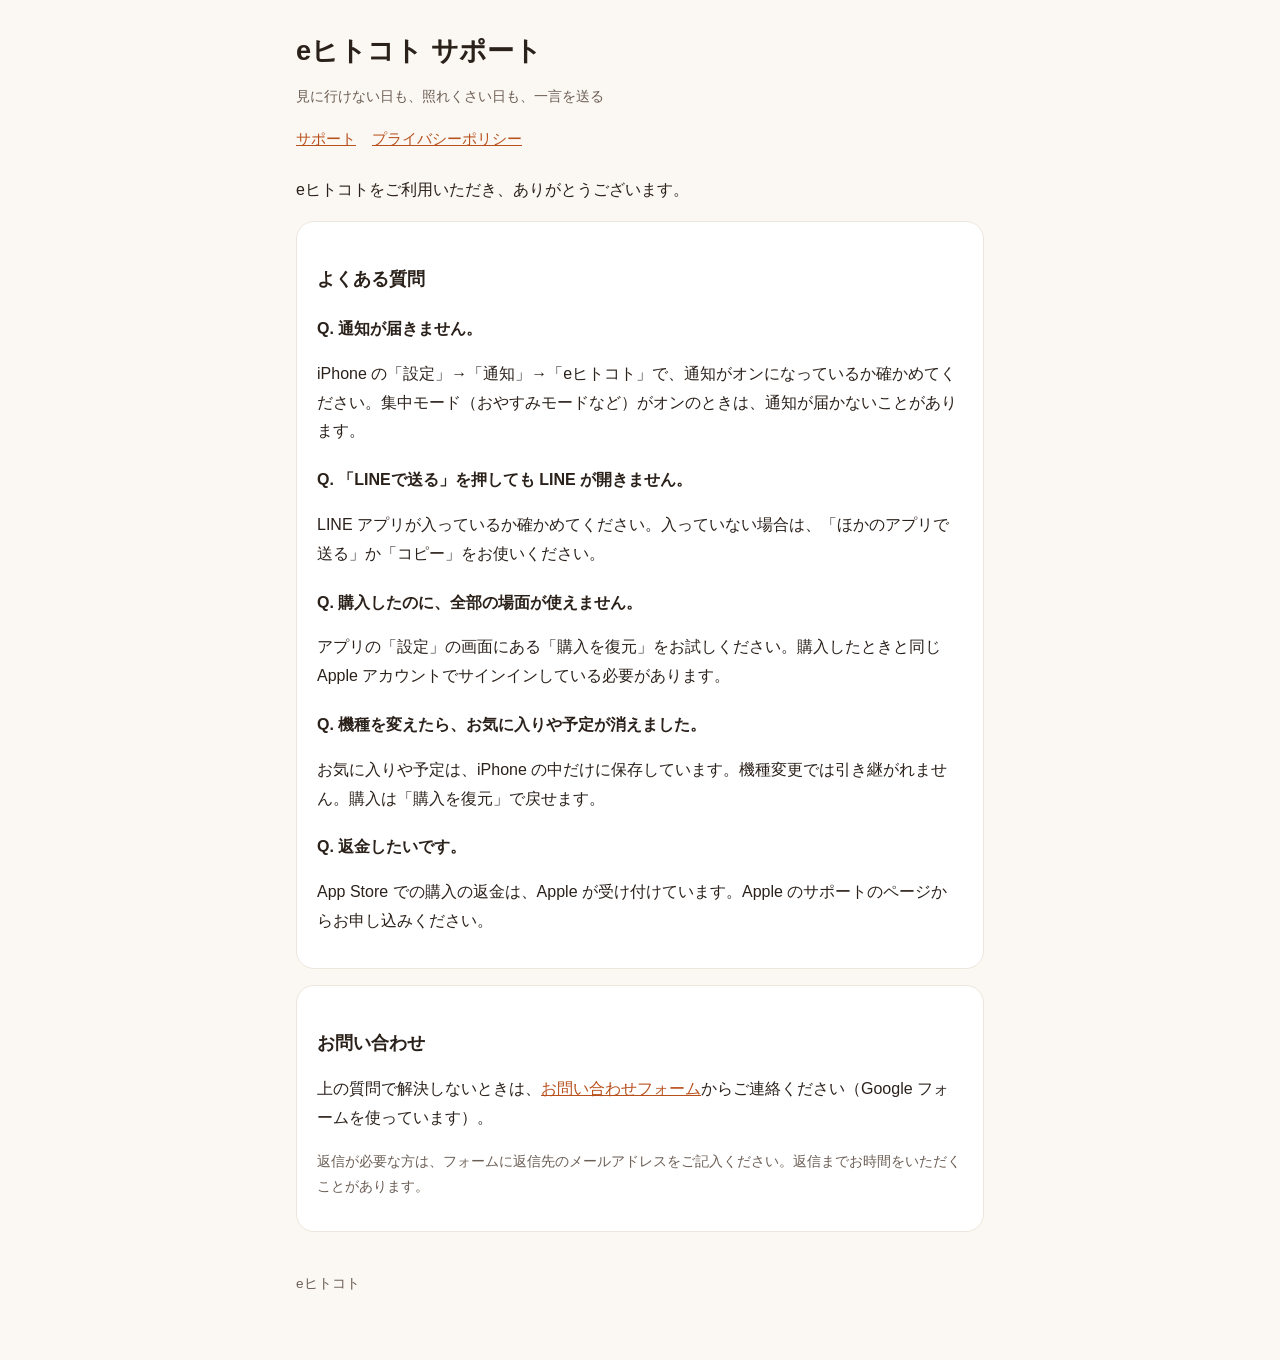
<file: index.html>
<!doctype html>
<html lang="ja">
<head>
<meta charset="utf-8">
<meta name="viewport" content="width=device-width, initial-scale=1">
<title>eヒトコト サポート</title>
<link rel="stylesheet" href="style.css">
</head>
<body>
<main>
<header>
<h1>eヒトコト サポート</h1>
<p class="sub">見に行けない日も、照れくさい日も、一言を送る</p>
<nav><a href="./">サポート</a><a href="privacy.html">プライバシーポリシー</a></nav>
</header>

<p>eヒトコトをご利用いただき、ありがとうございます。</p>

<div class="card">
<h2>よくある質問</h2>

<h3>Q. 通知が届きません。</h3>
<p>iPhone の「設定」→「通知」→「eヒトコト」で、通知がオンになっているか確かめてください。集中モード（おやすみモードなど）がオンのときは、通知が届かないことがあります。</p>

<h3>Q. 「LINEで送る」を押しても LINE が開きません。</h3>
<p>LINE アプリが入っているか確かめてください。入っていない場合は、「ほかのアプリで送る」か「コピー」をお使いください。</p>

<h3>Q. 購入したのに、全部の場面が使えません。</h3>
<p>アプリの「設定」の画面にある「購入を復元」をお試しください。購入したときと同じ Apple アカウントでサインインしている必要があります。</p>

<h3>Q. 機種を変えたら、お気に入りや予定が消えました。</h3>
<p>お気に入りや予定は、iPhone の中だけに保存しています。機種変更では引き継がれません。購入は「購入を復元」で戻せます。</p>

<h3>Q. 返金したいです。</h3>
<p>App Store での購入の返金は、Apple が受け付けています。Apple のサポートのページからお申し込みください。</p>
</div>

<div class="card">
<h2>お問い合わせ</h2>
<p>上の質問で解決しないときは、<a href="https://docs.google.com/forms/d/e/1FAIpQLScD2oAu1evdQRWEgT-_iEjSB1zPaZcxFum0x4mUDP0yaQDoIg/viewform" target="_blank" rel="noopener">お問い合わせフォーム</a>からご連絡ください（Google フォームを使っています）。</p>
<p class="sub">返信が必要な方は、フォームに返信先のメールアドレスをご記入ください。返信までお時間をいただくことがあります。</p>
</div>

<footer>eヒトコト</footer>
</main>
</body>
</html>
</file>
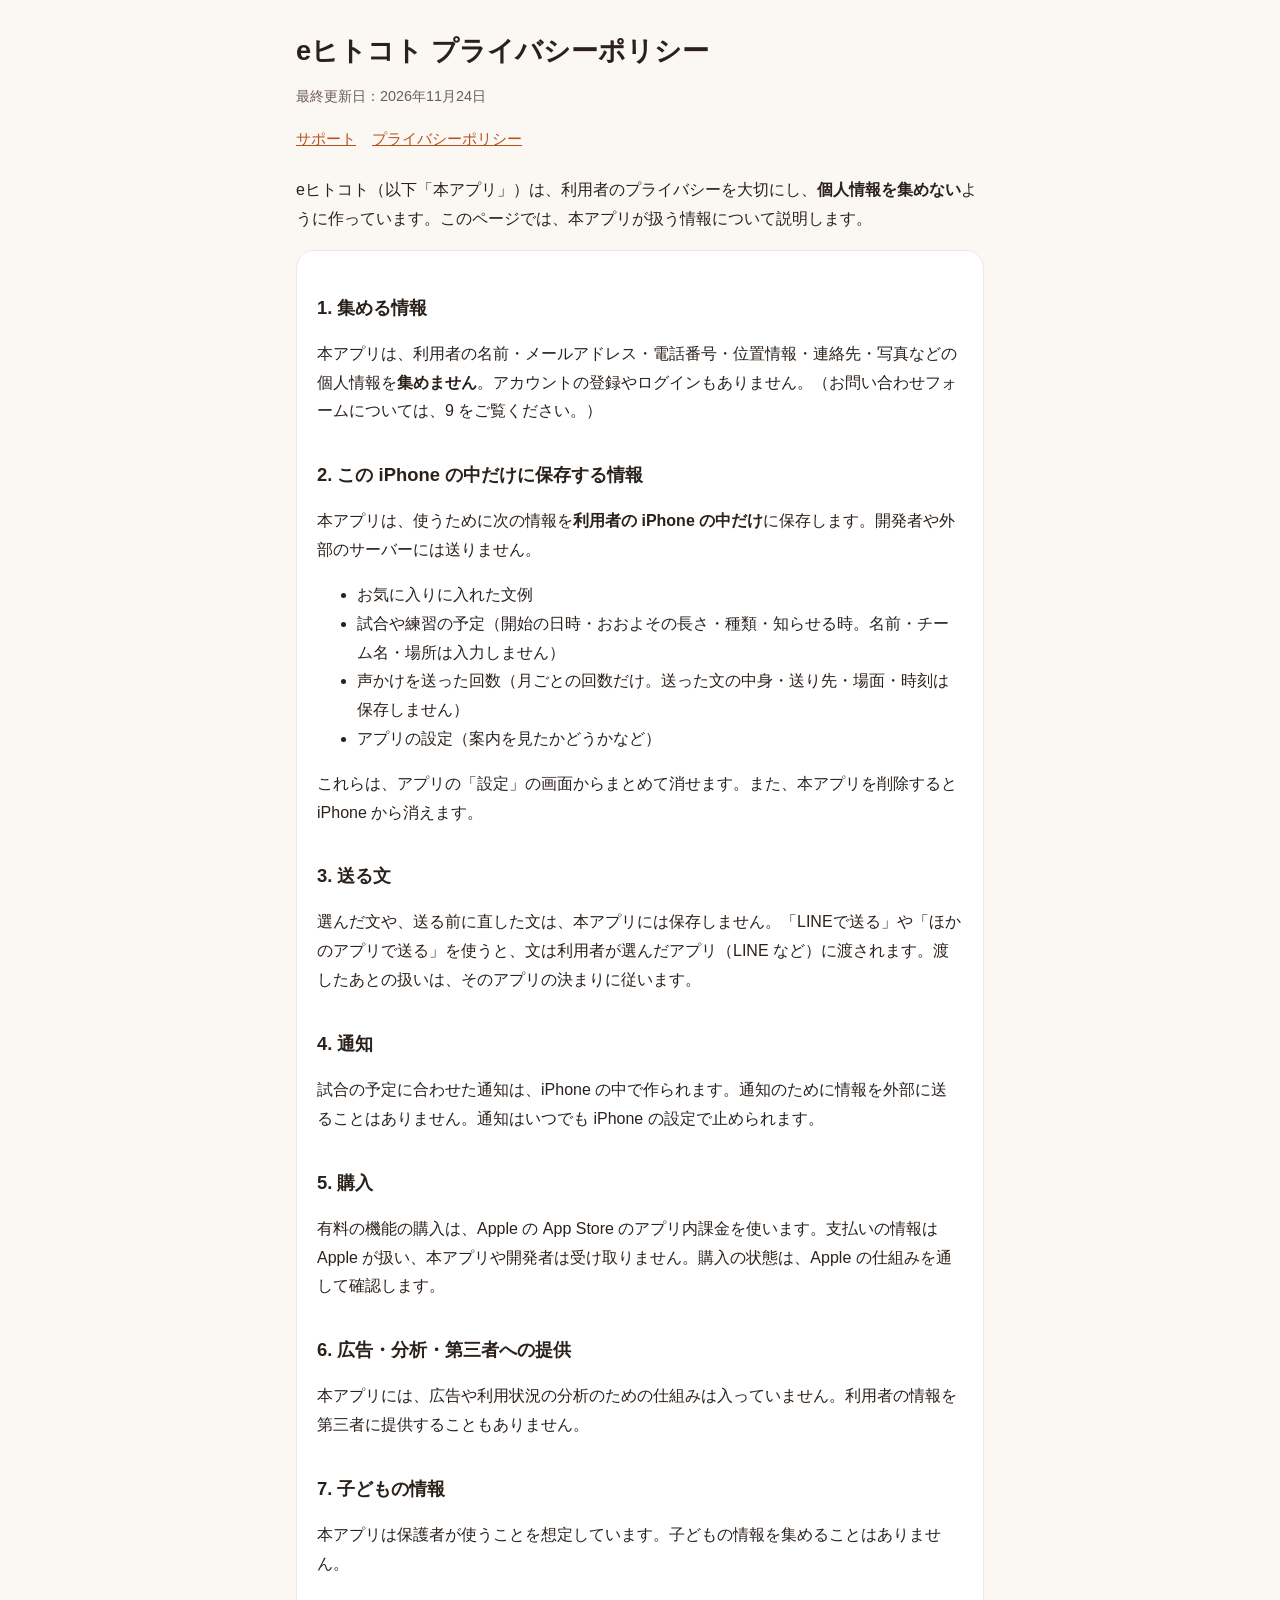
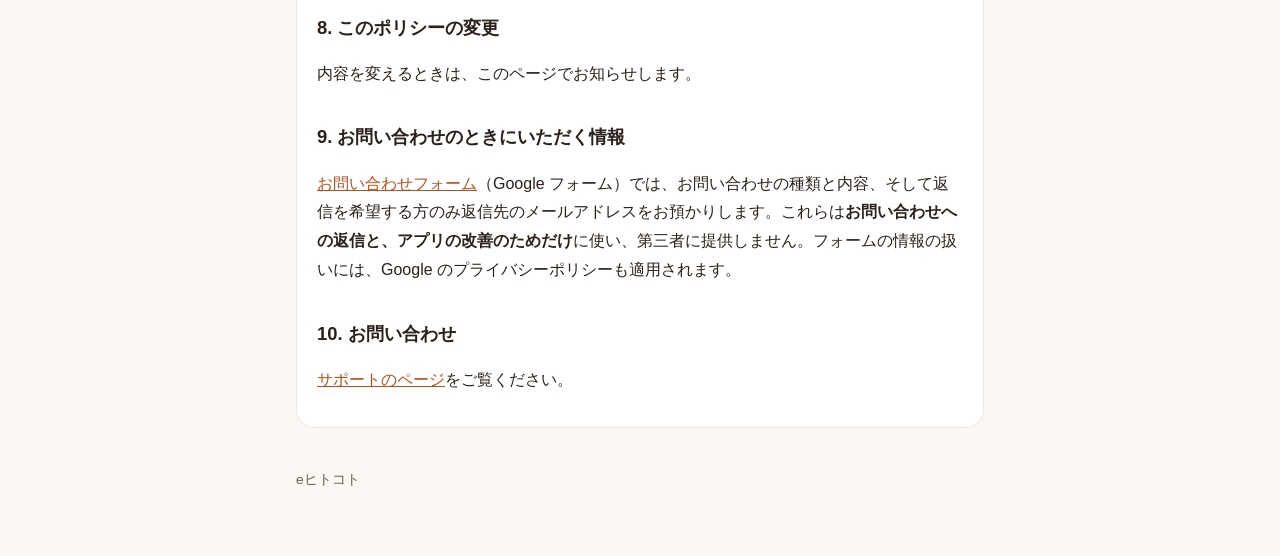
<file: privacy.html>
<!doctype html>
<html lang="ja">
<head>
<meta charset="utf-8">
<meta name="viewport" content="width=device-width, initial-scale=1">
<title>eヒトコト プライバシーポリシー</title>
<link rel="stylesheet" href="style.css">
</head>
<body>
<main>
<header>
<h1>eヒトコト プライバシーポリシー</h1>
<p class="sub">最終更新日：2026年11月24日</p>
<nav><a href="./">サポート</a><a href="privacy.html">プライバシーポリシー</a></nav>
</header>

<p>eヒトコト（以下「本アプリ」）は、利用者のプライバシーを大切にし、<strong>個人情報を集めない</strong>ように作っています。このページでは、本アプリが扱う情報について説明します。</p>

<div class="card">
<h2>1. 集める情報</h2>
<p>本アプリは、利用者の名前・メールアドレス・電話番号・位置情報・連絡先・写真などの個人情報を<strong>集めません</strong>。アカウントの登録やログインもありません。（お問い合わせフォームについては、9 をご覧ください。）</p>

<h2>2. この iPhone の中だけに保存する情報</h2>
<p>本アプリは、使うために次の情報を<strong>利用者の iPhone の中だけ</strong>に保存します。開発者や外部のサーバーには送りません。</p>
<ul>
<li>お気に入りに入れた文例</li>
<li>試合や練習の予定（開始の日時・おおよその長さ・種類・知らせる時。名前・チーム名・場所は入力しません）</li>
<li>声かけを送った回数（月ごとの回数だけ。送った文の中身・送り先・場面・時刻は保存しません）</li>
<li>アプリの設定（案内を見たかどうかなど）</li>
</ul>
<p>これらは、アプリの「設定」の画面からまとめて消せます。また、本アプリを削除すると iPhone から消えます。</p>

<h2>3. 送る文</h2>
<p>選んだ文や、送る前に直した文は、本アプリには保存しません。「LINEで送る」や「ほかのアプリで送る」を使うと、文は利用者が選んだアプリ（LINE など）に渡されます。渡したあとの扱いは、そのアプリの決まりに従います。</p>

<h2>4. 通知</h2>
<p>試合の予定に合わせた通知は、iPhone の中で作られます。通知のために情報を外部に送ることはありません。通知はいつでも iPhone の設定で止められます。</p>

<h2>5. 購入</h2>
<p>有料の機能の購入は、Apple の App Store のアプリ内課金を使います。支払いの情報は Apple が扱い、本アプリや開発者は受け取りません。購入の状態は、Apple の仕組みを通して確認します。</p>

<h2>6. 広告・分析・第三者への提供</h2>
<p>本アプリには、広告や利用状況の分析のための仕組みは入っていません。利用者の情報を第三者に提供することもありません。</p>

<h2>7. 子どもの情報</h2>
<p>本アプリは保護者が使うことを想定しています。子どもの情報を集めることはありません。</p>

<h2>8. このポリシーの変更</h2>
<p>内容を変えるときは、このページでお知らせします。</p>

<h2>9. お問い合わせのときにいただく情報</h2>
<p><a href="https://docs.google.com/forms/d/e/1FAIpQLScD2oAu1evdQRWEgT-_iEjSB1zPaZcxFum0x4mUDP0yaQDoIg/viewform" target="_blank" rel="noopener">お問い合わせフォーム</a>（Google フォーム）では、お問い合わせの種類と内容、そして返信を希望する方のみ返信先のメールアドレスをお預かりします。これらは<strong>お問い合わせへの返信と、アプリの改善のためだけ</strong>に使い、第三者に提供しません。フォームの情報の扱いには、Google のプライバシーポリシーも適用されます。</p>

<h2>10. お問い合わせ</h2>
<p><a href="./">サポートのページ</a>をご覧ください。</p>
</div>

<footer>eヒトコト</footer>
</main>
</body>
</html>
</file>
<file: style.css>
:root{--bg:#FBF7F2;--surface:#FFFFFF;--ink:#2B211B;--sub:#6B5E55;--accent:#B8501C;--line:#EDE6DD}
@media (prefers-color-scheme:dark){:root{--bg:#14171E;--surface:#22252D;--ink:#F5EFE8;--sub:#A9A39D;--accent:#F08D55;--line:#2E323B}}
*{box-sizing:border-box}
body{margin:0;background:var(--bg);color:var(--ink);font-family:-apple-system,BlinkMacSystemFont,"Hiragino Sans","Hiragino Kaku Gothic ProN","Noto Sans JP",sans-serif;line-height:1.8;font-size:16px}
main{max-width:720px;margin:0 auto;padding:32px 16px 64px}
header{margin-bottom:24px}
h1{font-size:1.7rem;margin:0 0 4px;line-height:1.4}
h2{font-size:1.15rem;margin:32px 0 8px}
h3{font-size:1rem;margin:20px 0 4px}
p,li{color:var(--ink)}
.sub{color:var(--sub);font-size:.9rem}
.card{background:var(--surface);border:1px solid var(--line);border-radius:18px;padding:8px 20px 16px;margin:16px 0}
a{color:var(--accent)}
nav{margin-top:8px;font-size:.95rem}
nav a{margin-right:16px}
footer{margin-top:40px;color:var(--sub);font-size:.85rem}
</file>
